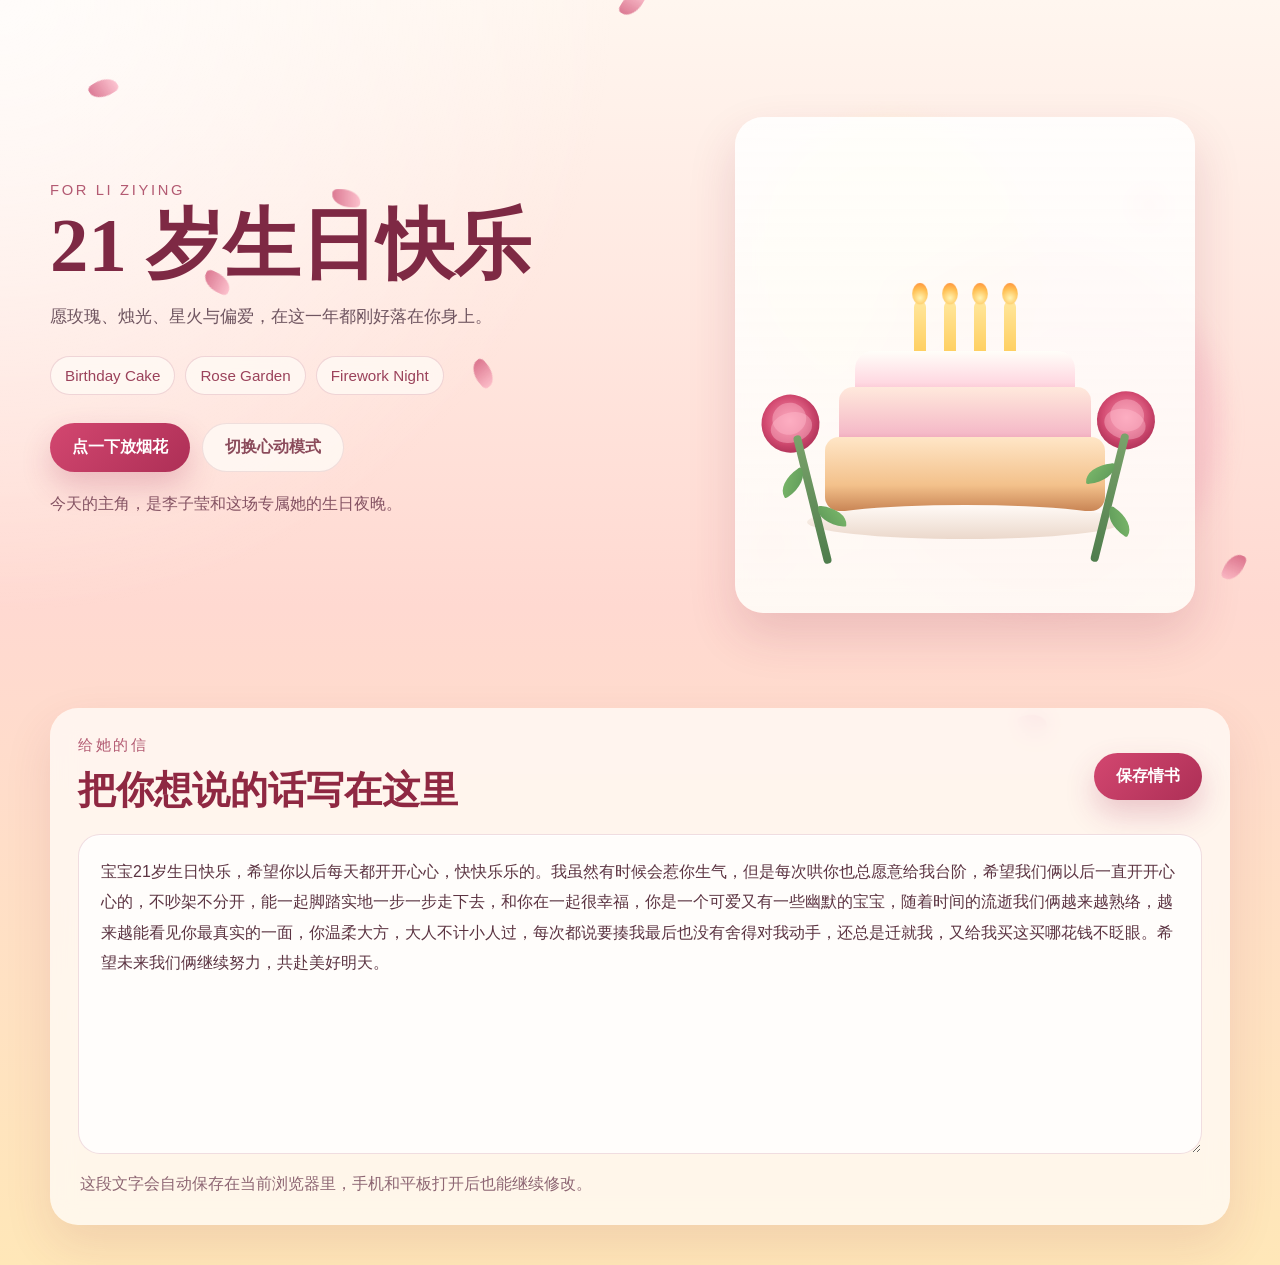
<file: index.html>
<!DOCTYPE html>
<html lang="zh-CN">
<head>
  <meta charset="UTF-8" />
  <meta http-equiv="refresh" content="0;url=liziying-birthday/" />
  <meta name="viewport" content="width=device-width, initial-scale=1.0" />
  <title>李子莹 21 岁生日快乐</title>
</head>
<body>
  <p style="text-align:center;margin-top:40vh;font-family:sans-serif;">
    正在跳转... <a href="liziying-birthday/">点这里进入</a>
  </p>
</body>
</html>
</file>
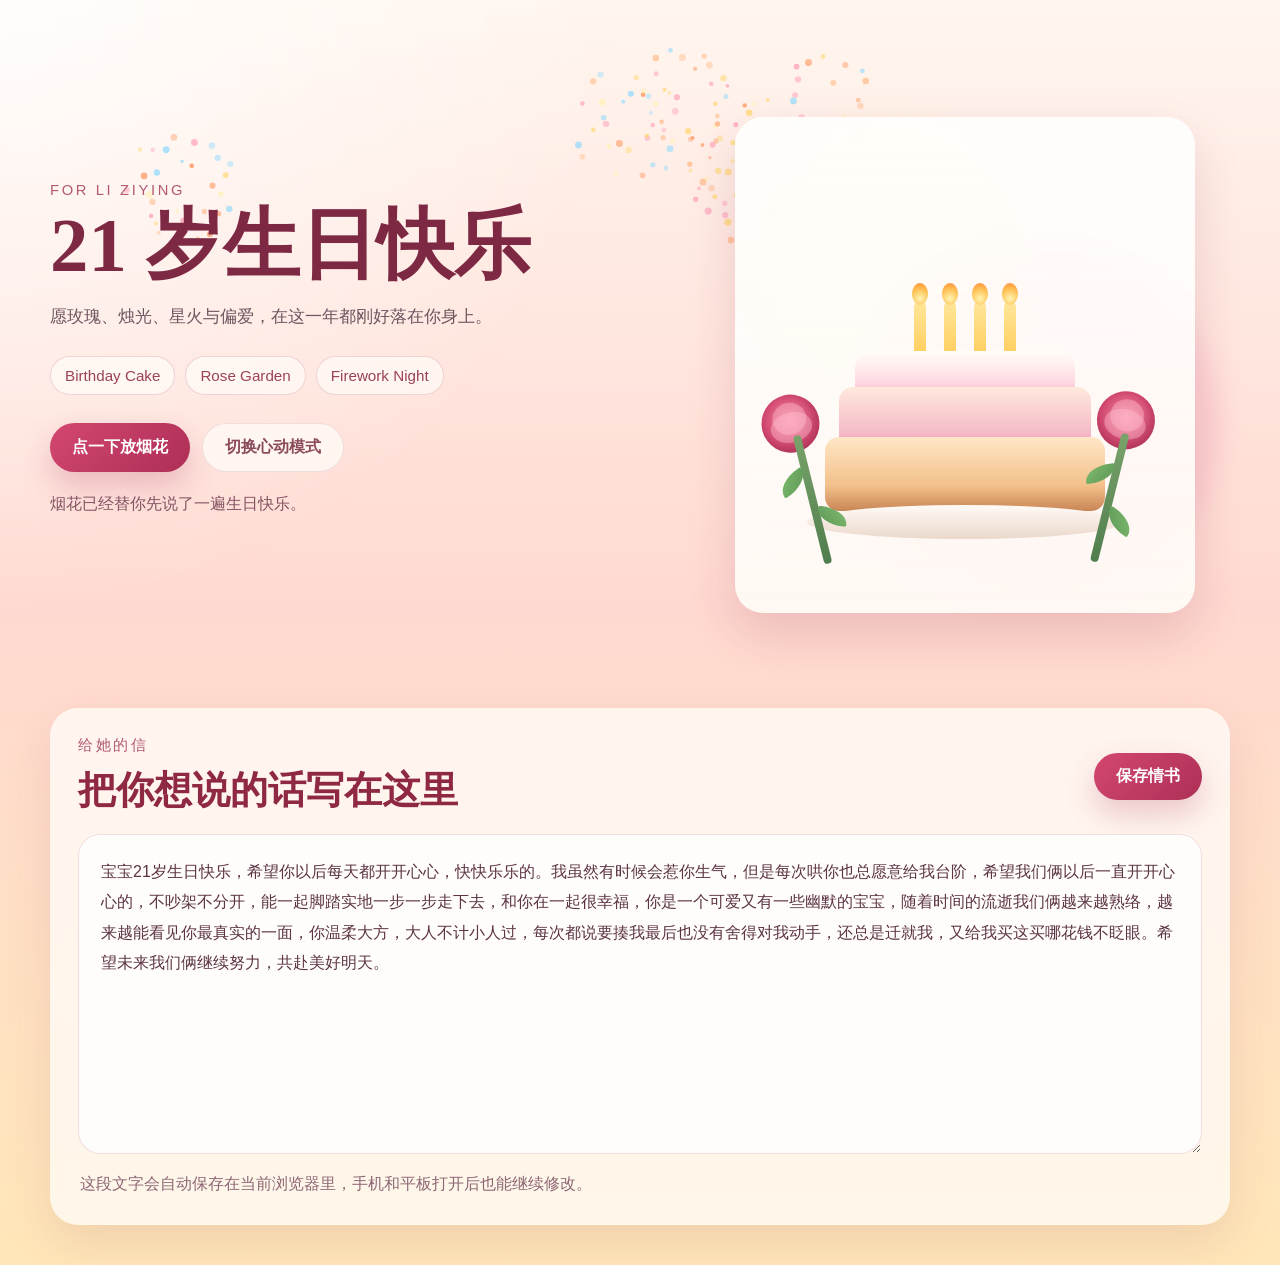
<file: liziying-birthday/index.html>
<!DOCTYPE html>
<html lang="zh-CN">
  <head>
    <meta charset="UTF-8" />
    <meta name="viewport" content="width=device-width, initial-scale=1.0" />
    <title>李子莹 21 岁生日快乐</title>
    <link rel="stylesheet" href="./style.css" />
  </head>
  <body>
    <canvas id="fireworks" aria-hidden="true"></canvas>

    <div class="petals" aria-hidden="true">
      <span class="petal p1"></span>
      <span class="petal p2"></span>
      <span class="petal p3"></span>
      <span class="petal p4"></span>
      <span class="petal p5"></span>
      <span class="petal p6"></span>
      <span class="petal p7"></span>
      <span class="petal p8"></span>
      <span class="petal p9"></span>
      <span class="petal p10"></span>
    </div>

    <main class="page">
      <section class="hero">
        <div class="intro">
          <p class="eyebrow">For Li Ziying</p>
          <h1>21 岁生日快乐</h1>
          <p class="subtitle">
            愿玫瑰、烛光、星火与偏爱，在这一年都刚好落在你身上。
          </p>

          <div class="badge-row">
            <span class="badge">Birthday Cake</span>
            <span class="badge">Rose Garden</span>
            <span class="badge">Firework Night</span>
          </div>

          <div class="actions">
            <button id="surpriseButton" class="primary-button" type="button">
              点一下放烟花
            </button>
            <button id="pulseButton" class="secondary-button" type="button">
              切换心动模式
            </button>
          </div>

          <p id="statusText" class="status-text">
            今天的主角，是李子莹和这场专属她的生日夜晚。
          </p>
        </div>

        <div class="showcase" aria-hidden="true">
          <div class="halo halo-a"></div>
          <div class="halo halo-b"></div>
          <div class="cake-card">
            <div class="cake">
              <div class="candles">
                <span class="candle"><i class="flame"></i></span>
                <span class="candle"><i class="flame"></i></span>
                <span class="candle"><i class="flame"></i></span>
                <span class="candle"><i class="flame"></i></span>
              </div>
              <div class="cake-top"></div>
              <div class="cake-middle"></div>
              <div class="cake-base"></div>
              <div class="cake-plate"></div>
            </div>
            <div class="rose rose-left">
              <span class="bloom"></span>
              <span class="stem"></span>
            </div>
            <div class="rose rose-right">
              <span class="bloom"></span>
              <span class="stem"></span>
            </div>
          </div>
        </div>
      </section>

      <section class="letter-section">
        <div class="letter-header">
          <div>
            <p class="letter-kicker">给她的信</p>
            <h2>把你想说的话写在这里</h2>
          </div>
          <button id="saveButton" class="save-button" type="button">保存情书</button>
        </div>

        <textarea id="letterInput" class="letter-input" spellcheck="false">
宝宝21岁生日快乐，希望你以后每天都开开心心，快快乐乐的。我虽然有时候会惹你生气，但是每次哄你也总愿意给我台阶，希望我们俩以后一直开开心心的，不吵架不分开，能一起脚踏实地一步一步走下去，和你在一起很幸福，你是一个可爱又有一些幽默的宝宝，随着时间的流逝我们俩越来越熟络，越来越能看见你最真实的一面，你温柔大方，大人不计小人过，每次都说要揍我最后也没有舍得对我动手，还总是迁就我，又给我买这买哪花钱不眨眼。希望未来我们俩继续努力，共赴美好明天。
        </textarea>

        <p class="letter-tip">
          这段文字会自动保存在当前浏览器里，手机和平板打开后也能继续修改。
        </p>
      </section>
    </main>

    <script src="./script.js"></script>
  </body>
</html>
</file>
<file: liziying-birthday/style.css>
:root {
  --bg-1: #fff6ef;
  --bg-2: #ffd9d1;
  --bg-3: #ffe7b8;
  --ink-1: #7e2944;
  --ink-2: #6f5560;
  --rose: #cc486e;
  --rose-deep: #a53053;
  --gold: #f7c972;
  --cream: #fffaf5;
  --cream-2: #fffdfb;
  --shadow: rgba(137, 39, 69, 0.16);
}

* {
  box-sizing: border-box;
}

html,
body {
  margin: 0;
  min-height: 100%;
  font-family: "Microsoft YaHei UI", "PingFang SC", sans-serif;
  background:
    radial-gradient(circle at top left, rgba(255, 255, 255, 0.72), transparent 34%),
    linear-gradient(180deg, var(--bg-1) 0%, var(--bg-2) 48%, var(--bg-3) 100%);
  color: var(--ink-1);
  overflow-x: hidden;
}

body {
  position: relative;
}

#fireworks {
  position: fixed;
  inset: 0;
  width: 100%;
  height: 100%;
  pointer-events: none;
  z-index: 1;
}

.page {
  position: relative;
  z-index: 2;
  width: min(1180px, calc(100% - 32px));
  margin: 0 auto;
  padding: 32px 0 40px;
}

.hero {
  display: grid;
  grid-template-columns: 1.08fr 0.92fr;
  gap: 28px;
  align-items: center;
  min-height: 74vh;
}

.intro {
  padding: 28px 0;
}

.eyebrow,
.letter-kicker {
  margin: 0 0 10px;
  font-size: 0.92rem;
  letter-spacing: 0.18em;
  text-transform: uppercase;
  color: #b35a72;
}

h1 {
  margin: 0;
  font-family: Georgia, "Times New Roman", serif;
  font-size: clamp(3rem, 6vw, 5.4rem);
  line-height: 0.98;
  color: var(--ink-1);
}

.subtitle {
  max-width: 28rem;
  margin: 18px 0 0;
  font-size: 1.08rem;
  line-height: 1.8;
  color: var(--ink-2);
}

.badge-row {
  display: flex;
  flex-wrap: wrap;
  gap: 10px;
  margin-top: 24px;
}

.badge {
  padding: 10px 14px;
  border: 1px solid rgba(167, 59, 91, 0.18);
  border-radius: 999px;
  background: rgba(255, 250, 245, 0.78);
  color: #9b425b;
  font-size: 0.95rem;
  backdrop-filter: blur(10px);
}

.actions {
  display: flex;
  flex-wrap: wrap;
  gap: 12px;
  margin-top: 28px;
}

button {
  border: 0;
  border-radius: 999px;
  padding: 13px 22px;
  font-size: 1rem;
  font-weight: 700;
  cursor: pointer;
  transition: transform 0.2s ease, box-shadow 0.2s ease, background 0.2s ease;
}

button:hover {
  transform: translateY(-1px);
}

.primary-button,
.save-button {
  background: linear-gradient(135deg, #d34770, #ad2f56);
  color: white;
  box-shadow: 0 14px 30px rgba(173, 47, 86, 0.24);
}

.secondary-button {
  background: rgba(255, 250, 245, 0.84);
  color: #8b4b5b;
  border: 1px solid rgba(139, 75, 91, 0.14);
}

.status-text {
  margin-top: 18px;
  min-height: 2.6em;
  max-width: 30rem;
  line-height: 1.7;
  color: #855363;
}

.showcase {
  position: relative;
  display: grid;
  place-items: center;
  min-height: 620px;
}

.halo {
  position: absolute;
  border-radius: 50%;
  filter: blur(12px);
}

.halo-a {
  width: 280px;
  height: 280px;
  background: rgba(255, 244, 202, 0.72);
  top: 70px;
  left: 50px;
}

.halo-b {
  width: 360px;
  height: 360px;
  background: rgba(244, 143, 177, 0.22);
  bottom: 70px;
  right: 10px;
}

.cake-card {
  position: relative;
  width: min(460px, 92%);
  aspect-ratio: 1 / 1.08;
  border-radius: 28px;
  background:
    linear-gradient(180deg, rgba(255, 255, 255, 0.7), rgba(255, 250, 245, 0.84)),
    rgba(255, 255, 255, 0.56);
  box-shadow: 0 22px 48px var(--shadow);
  backdrop-filter: blur(14px);
}

.cake {
  position: absolute;
  left: 50%;
  bottom: 74px;
  width: 280px;
  height: 250px;
  transform: translateX(-50%);
}

.candles {
  position: absolute;
  top: 12px;
  left: 50%;
  display: flex;
  gap: 18px;
  transform: translateX(-50%);
}

.candle {
  position: relative;
  width: 12px;
  height: 70px;
  border-radius: 10px;
  background: linear-gradient(180deg, #ffe69b, #ffc74c);
}

.flame {
  position: absolute;
  left: 50%;
  top: -18px;
  width: 16px;
  height: 22px;
  transform: translateX(-50%);
  border-radius: 50% 50% 50% 50%;
  background: radial-gradient(circle at 50% 70%, #fff4b2 0%, #ffbf52 55%, #ff8a3b 100%);
  animation: flameFlicker 1.3s ease-in-out infinite alternate;
}

.cake-top,
.cake-middle,
.cake-base,
.cake-plate {
  position: absolute;
  left: 50%;
  transform: translateX(-50%);
}

.cake-top {
  bottom: 132px;
  width: 220px;
  height: 56px;
  border-radius: 18px 18px 12px 12px;
  background: linear-gradient(180deg, #fffef9, #ffd9e2 56%, #f3a1b5 100%);
}

.cake-middle {
  bottom: 80px;
  width: 252px;
  height: 72px;
  border-radius: 14px;
  background: linear-gradient(180deg, #ffe9dc, #f5bac8 64%, #de738f 100%);
}

.cake-base {
  bottom: 28px;
  width: 280px;
  height: 74px;
  border-radius: 14px;
  background: linear-gradient(180deg, #ffe6c7, #f3c18b 65%, #c98555 100%);
}

.cake-plate {
  bottom: 0;
  width: 316px;
  height: 34px;
  border-radius: 50%;
  background: linear-gradient(180deg, #fffaf6, #ebd8cb);
}

.rose {
  position: absolute;
  bottom: 34px;
  width: 120px;
  height: 188px;
}

.rose-left {
  left: 18px;
  transform: rotate(-14deg);
}

.rose-right {
  right: 18px;
  transform: rotate(14deg);
}

.bloom {
  position: absolute;
  top: 0;
  left: 24px;
  width: 58px;
  height: 58px;
  border-radius: 50%;
  background:
    radial-gradient(circle at 50% 45%, #f690aa 0%, #d34a71 58%, #a82d52 100%);
  box-shadow: inset -6px -8px 12px rgba(110, 19, 48, 0.18);
}

.bloom::before,
.bloom::after {
  content: "";
  position: absolute;
  background: rgba(255, 189, 206, 0.42);
  border-radius: 50%;
}

.bloom::before {
  inset: 8px 12px 18px 12px;
}

.bloom::after {
  inset: 18px 8px 10px 8px;
}

.stem {
  position: absolute;
  top: 42px;
  left: 52px;
  width: 8px;
  height: 132px;
  border-radius: 10px;
  background: linear-gradient(180deg, #7aa36b, #4f7d4d);
}

.stem::before,
.stem::after {
  content: "";
  position: absolute;
  width: 30px;
  height: 18px;
  background: linear-gradient(135deg, #7fbc6d, #5b9657);
  border-radius: 90% 8% 90% 8%;
}

.stem::before {
  top: 36px;
  left: -26px;
  transform: rotate(-20deg);
}

.stem::after {
  top: 78px;
  right: -26px;
  transform: rotate(20deg) scaleX(-1);
}

.letter-section {
  margin-top: 10px;
  padding: 28px;
  border-radius: 28px;
  background: rgba(255, 252, 248, 0.78);
  box-shadow: 0 20px 48px rgba(140, 53, 75, 0.12);
  backdrop-filter: blur(12px);
}

.letter-header {
  display: flex;
  justify-content: space-between;
  gap: 18px;
  align-items: center;
}

.letter-header h2 {
  margin: 0;
  font-family: Georgia, "Times New Roman", serif;
  font-size: clamp(1.8rem, 3vw, 2.4rem);
  color: #8f2842;
}

.letter-input {
  width: 100%;
  min-height: 320px;
  margin-top: 18px;
  padding: 22px;
  border: 1px solid rgba(169, 72, 102, 0.18);
  border-radius: 22px;
  outline: none;
  resize: vertical;
  background: var(--cream-2);
  color: #5c3442;
  font: 400 1rem/1.9 "Microsoft YaHei UI", "PingFang SC", sans-serif;
  box-shadow: inset 0 1px 0 rgba(255, 255, 255, 0.9);
}

.letter-input:focus {
  border-color: rgba(173, 47, 86, 0.38);
  box-shadow: 0 0 0 4px rgba(211, 71, 112, 0.08);
}

.letter-tip {
  margin: 12px 2px 0;
  color: #8e6673;
  line-height: 1.7;
}

.petals {
  position: fixed;
  inset: 0;
  pointer-events: none;
  z-index: 1;
  overflow: hidden;
}

.petal {
  position: absolute;
  top: -12vh;
  width: 18px;
  height: 28px;
  border-radius: 70% 20% 70% 20%;
  background: linear-gradient(180deg, rgba(250, 168, 189, 0.85), rgba(205, 72, 110, 0.92));
  opacity: 0.78;
  animation: petalDrift linear infinite;
}

.p1 { left: 6%; animation-duration: 13s; animation-delay: -2s; }
.p2 { left: 16%; animation-duration: 17s; animation-delay: -6s; }
.p3 { left: 25%; animation-duration: 15s; animation-delay: -4s; }
.p4 { left: 38%; animation-duration: 18s; animation-delay: -8s; }
.p5 { left: 48%; animation-duration: 14s; animation-delay: -1s; }
.p6 { left: 59%; animation-duration: 16s; animation-delay: -10s; }
.p7 { left: 70%; animation-duration: 19s; animation-delay: -7s; }
.p8 { left: 79%; animation-duration: 15s; animation-delay: -12s; }
.p9 { left: 88%; animation-duration: 18s; animation-delay: -5s; }
.p10 { left: 95%; animation-duration: 14s; animation-delay: -9s; }

body.pulse-mode .cake-card {
  animation: cardPulse 2.8s ease-in-out infinite;
}

body.pulse-mode .halo-a,
body.pulse-mode .halo-b {
  animation: haloFloat 4.2s ease-in-out infinite;
}

@keyframes petalDrift {
  0% {
    transform: translate3d(0, 0, 0) rotate(0deg);
  }
  25% {
    transform: translate3d(24px, 28vh, 0) rotate(80deg);
  }
  50% {
    transform: translate3d(-18px, 56vh, 0) rotate(150deg);
  }
  75% {
    transform: translate3d(22px, 82vh, 0) rotate(230deg);
  }
  100% {
    transform: translate3d(-12px, 112vh, 0) rotate(320deg);
  }
}

@keyframes flameFlicker {
  from {
    transform: translateX(-50%) scale(0.96);
  }
  to {
    transform: translateX(-50%) scale(1.06) translateY(-2px);
  }
}

@keyframes haloFloat {
  0%,
  100% {
    transform: translateY(0px);
  }
  50% {
    transform: translateY(-12px);
  }
}

@keyframes cardPulse {
  0%,
  100% {
    transform: scale(1);
  }
  50% {
    transform: scale(1.018);
  }
}

@media (max-width: 960px) {
  .page {
    width: min(100% - 24px, 760px);
    padding-top: 22px;
  }

  .hero {
    grid-template-columns: 1fr;
    gap: 14px;
    min-height: auto;
  }

  .intro {
    padding-top: 10px;
  }

  .subtitle,
  .status-text {
    max-width: none;
  }

  .showcase {
    min-height: 500px;
  }

  .letter-section {
    margin-top: 18px;
    padding: 22px;
  }

  .letter-header {
    flex-direction: column;
    align-items: stretch;
  }

  .save-button {
    width: 100%;
  }
}

@media (max-width: 600px) {
  .page {
    width: calc(100% - 18px);
    padding-bottom: 24px;
  }

  h1 {
    font-size: clamp(2.4rem, 10vw, 3.5rem);
  }

  .badge {
    font-size: 0.88rem;
  }

  .actions {
    flex-direction: column;
  }

  .primary-button,
  .secondary-button {
    width: 100%;
  }

  .showcase {
    min-height: 420px;
  }

  .cake-card {
    width: 100%;
    border-radius: 24px;
  }

  .cake {
    width: 224px;
    transform: translateX(-50%) scale(0.86);
    transform-origin: bottom center;
  }

  .rose-left {
    left: 0;
  }

  .rose-right {
    right: 0;
  }

  .letter-section {
    border-radius: 24px;
    padding: 18px;
  }

  .letter-input {
    min-height: 280px;
    padding: 18px;
    border-radius: 18px;
  }
}
</file>
